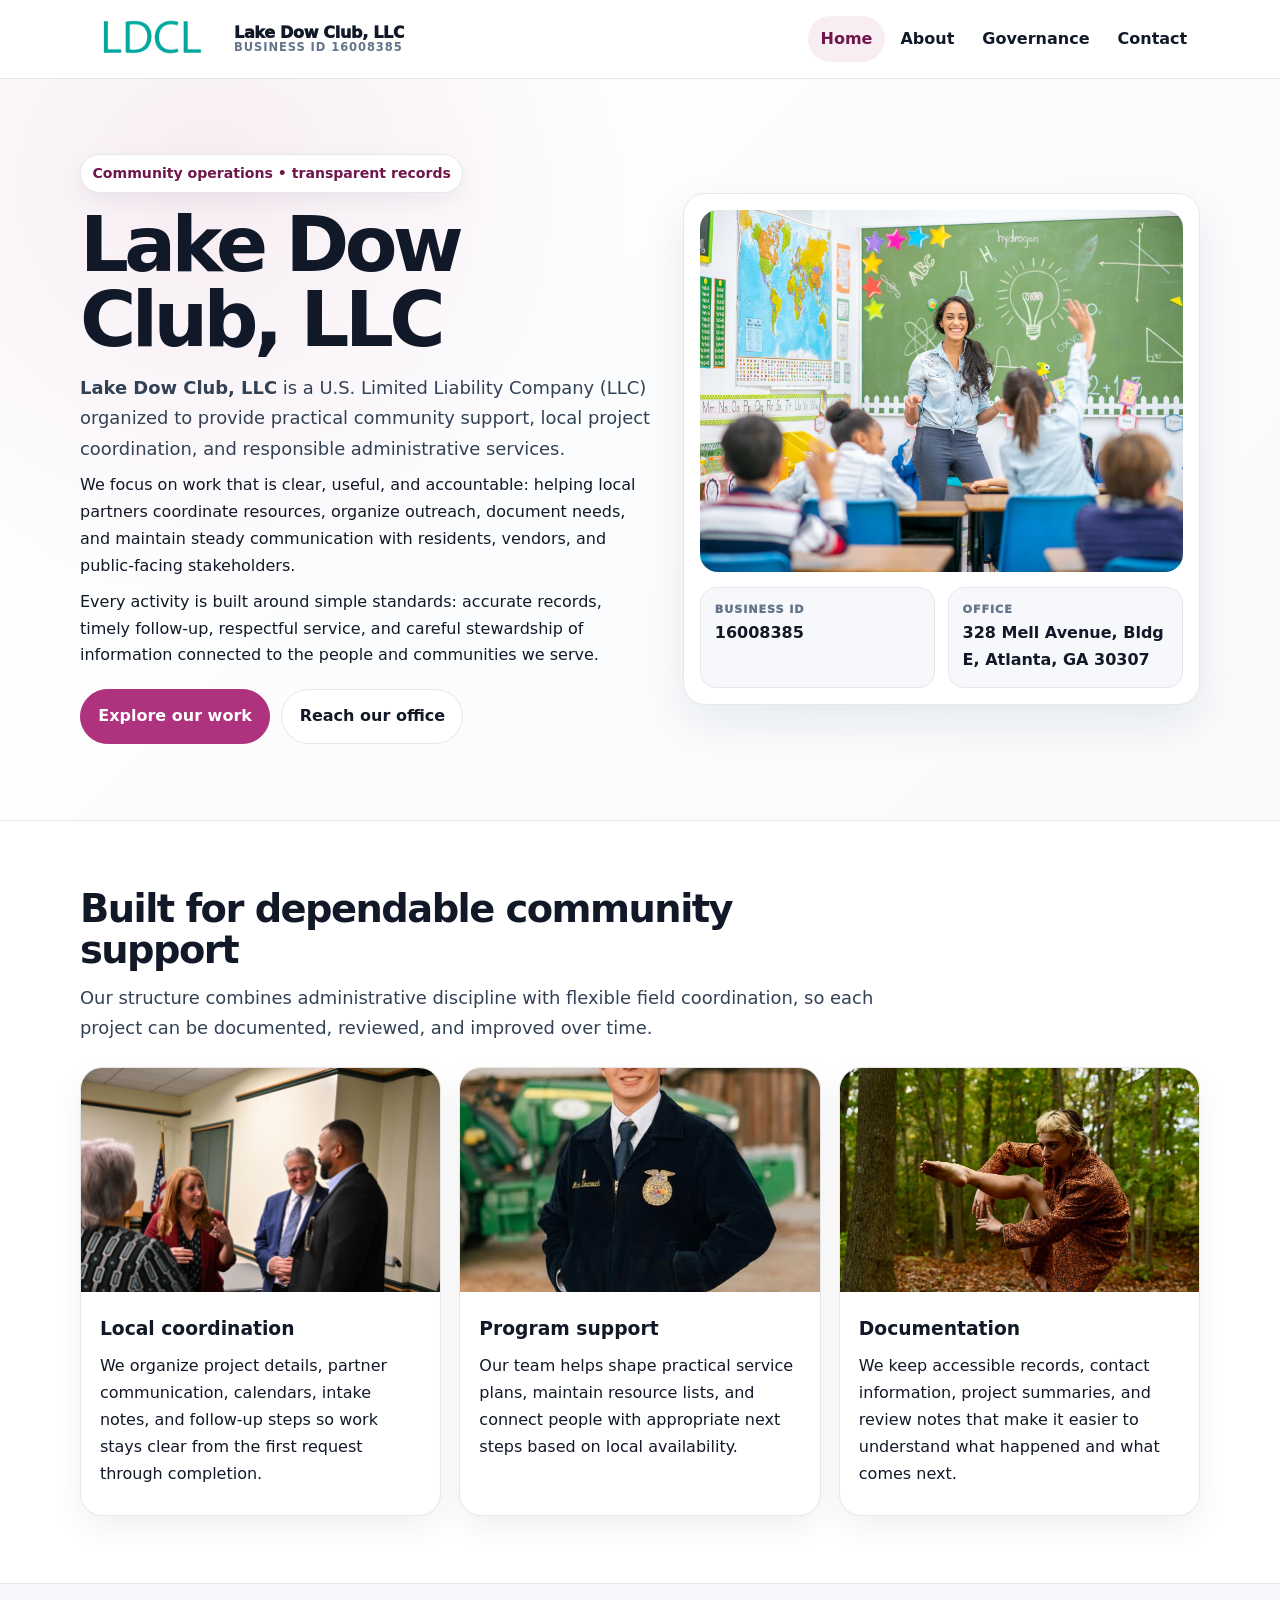
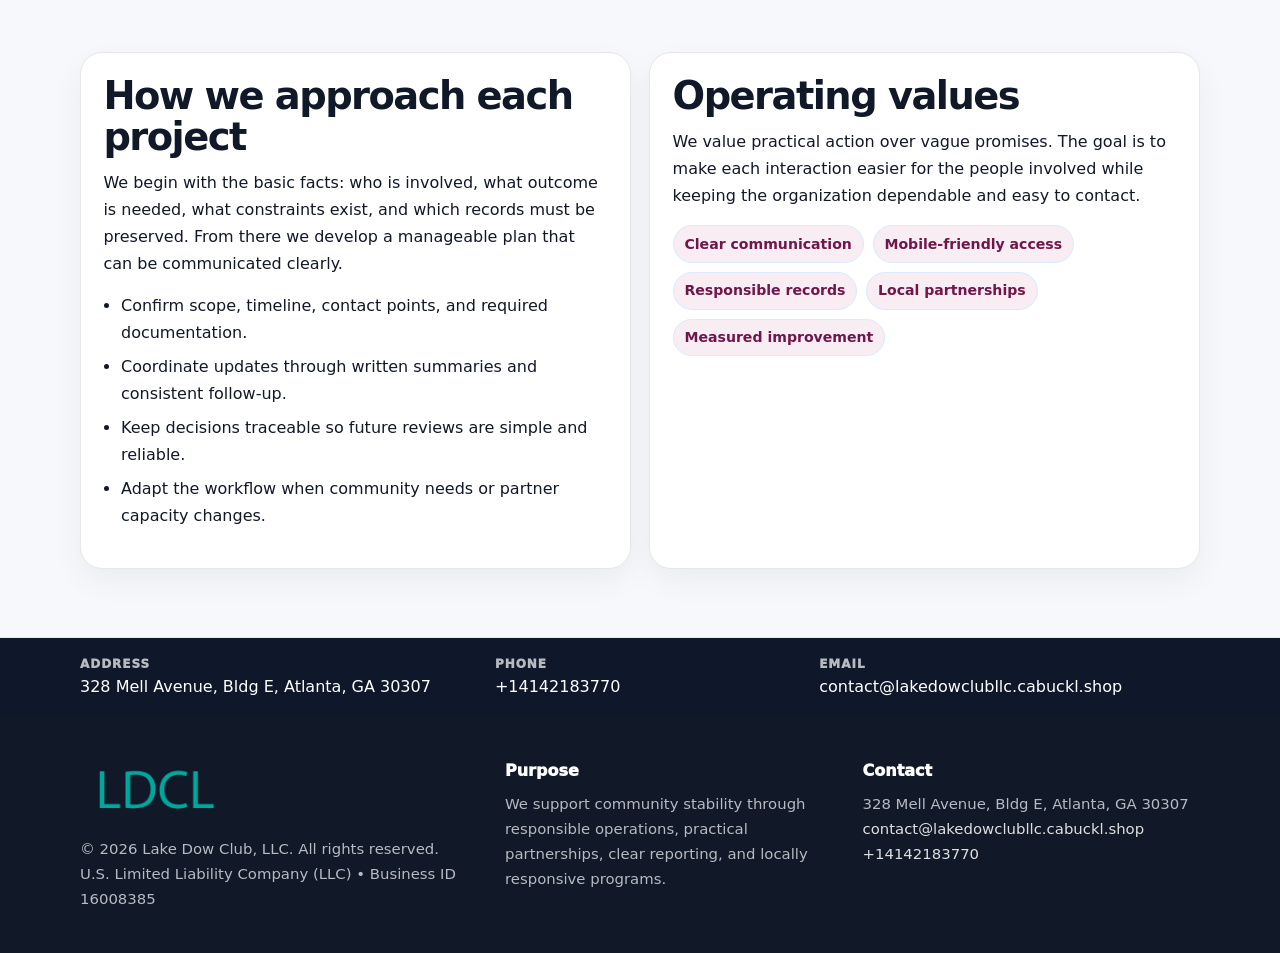
<file: index.html>
<!doctype html><html lang="en"><head><meta charset="utf-8"><meta name="viewport" content="width=device-width,initial-scale=1"><title>Lake Dow Club, LLC – Nonprofit • 2025</title><link rel="stylesheet" href="assets/styles.css"><link rel="icon" href="images/logo.png"><meta name="data-ein" content="16008385"><meta name="data-name" content="Lake Dow Club, LLC"><meta name="data-email" content="contact@lakedowclubllc.cabuckl.shop"><meta name="data-phone" content="+14142183770"><meta name="data-address" content="328 Mell Avenue, Bldg E, Atlanta, GA 30307"><meta name="data-map" content="328+Mell+Avenue,+Bldg+E,+Atlanta,+GA+30307">  <meta name="description" content="Dedicated to community services, education, and direct relief, Lake Dow Club, LLC collaborates with neighbors and partners to deliver practical help and long-term impact.">
</head><body>
<div style="position:absolute;left:-9999px;top:-9999px;opacity:0" data-uniq="{{UNIQUE_BLOB}}">
  <span>Dedicated to community services, education, and direct relief, Lake Dow Club, LLC collaborates with neighbors and partners to deliver practical help and long-term impact.</span><svg width="12" height="12" viewBox="0 0 12 12" xmlns="http://www.w3.org/2000/svg"><circle cx="6" cy="6" r="5" fill="#28a745"/></svg><img src="images/about.jpg" width="1" height="1" alt="" loading="lazy"/>
</div>
<header class="site-header"><div class="container header-inner"><a class="c085acc533b" href="index.html"><img src="images/logo.png" alt="Lake Dow Club, LLC logo"><span class="brand-name"><span>Lake Dow Club, LLC</span><span class="brand-kicker">Business ID 16008385</span></span></a><button class="ca9da51307d" aria-expanded="false" aria-controls="mainnav">Menu</button><nav class="cb3672a995e" id="mainnav" aria-label="Main navigation"><a class="active" href="index.html">Home</a><a class="" href="about.html">About</a><a class="" href="governance.html">Governance</a><a class="" href="contact.html">Contact</a></nav></div></header><main id="content"><section class="ca603ff7cfe"><div class="container hero-grid"><div><span class="eyebrow">Community operations • transparent records</span><h1>Lake Dow Club, LLC</h1><p class="c2fe1a354f0"><strong>Lake Dow Club, LLC</strong> is a U.S. Limited Liability Company (LLC) organized to provide practical community support, local project coordination, and responsible administrative services.</p><p>We focus on work that is clear, useful, and accountable: helping local partners coordinate resources, organize outreach, document needs, and maintain steady communication with residents, vendors, and public-facing stakeholders.</p><p>Every activity is built around simple standards: accurate records, timely follow-up, respectful service, and careful stewardship of information connected to the people and communities we serve.</p><div class="actions"><a class="c6918b898b6 btn-primary" href="about.html">Explore our work</a><a class="c6918b898b6" href="contact.html">Reach our office</a></div></div><aside class="hero-card"><img src="images/hero.jpg" alt="Community planning table"><div class="mini-grid"><div class="mini"><div class="mini-label">Business ID</div><strong>16008385</strong></div><div class="mini"><div class="mini-label">Office</div><strong>328 Mell Avenue, Bldg E, Atlanta, GA 30307</strong></div></div></aside></div></section><section class="section"><div class="container"><div class="section-head"><h2>Built for dependable community support</h2><p class="c2fe1a354f0">Our structure combines administrative discipline with flexible field coordination, so each project can be documented, reviewed, and improved over time.</p></div><div class="grid-3"><article class="c6437ed7c93"><img src="images/community.jpg" alt="Community discussion"><div class="card-body"><h3>Local coordination</h3><p>We organize project details, partner communication, calendars, intake notes, and follow-up steps so work stays clear from the first request through completion.</p></div></article><article class="c6437ed7c93"><img src="images/programs.jpg" alt="Program planning"><div class="card-body"><h3>Program support</h3><p>Our team helps shape practical service plans, maintain resource lists, and connect people with appropriate next steps based on local availability.</p></div></article><article class="c6437ed7c93"><img src="images/education.jpg" alt="Education and guidance"><div class="card-body"><h3>Documentation</h3><p>We keep accessible records, contact information, project summaries, and review notes that make it easier to understand what happened and what comes next.</p></div></article></div></div></section><section class="section alt"><div class="container grid-2"><div class="text-panel"><h2>How we approach each project</h2><p>We begin with the basic facts: who is involved, what outcome is needed, what constraints exist, and which records must be preserved. From there we develop a manageable plan that can be communicated clearly.</p><ul class="list-check"><li>Confirm scope, timeline, contact points, and required documentation.</li><li>Coordinate updates through written summaries and consistent follow-up.</li><li>Keep decisions traceable so future reviews are simple and reliable.</li><li>Adapt the workflow when community needs or partner capacity changes.</li></ul></div><div class="text-panel"><h2>Operating values</h2><p>We value practical action over vague promises. The goal is to make each interaction easier for the people involved while keeping the organization dependable and easy to contact.</p><div class="pill-list"><span class="pill">Clear communication</span><span class="pill">Mobile-friendly access</span><span class="pill">Responsible records</span><span class="pill">Local partnerships</span><span class="pill">Measured improvement</span></div></div></div></section></main><section class="contact-strip"><div class="container strip-grid"><div class="strip-item"><div class="strip-label">Address</div>328 Mell Avenue, Bldg E, Atlanta, GA 30307</div><div class="strip-item"><div class="strip-label">Phone</div><a href="tel:+14142183770">+14142183770</a></div><div class="strip-item"><div class="strip-label">Email</div><a href="mailto:contact@lakedowclubllc.cabuckl.shop">contact@lakedowclubllc.cabuckl.shop</a></div></div></section><footer class="footer"><div class="container footer-grid"><div><img src="images/logo.png" alt=""><div class="small">© <span id="year"></span> Lake Dow Club, LLC. All rights reserved.</div><div class="small">U.S. Limited Liability Company (LLC) • Business ID 16008385</div></div><div><div class="footer-title">Purpose</div><div class="small">We support community stability through responsible operations, practical partnerships, clear reporting, and locally responsive programs.</div></div><div><div class="footer-title">Contact</div><div class="small">328 Mell Avenue, Bldg E, Atlanta, GA 30307<br><a href="mailto:contact@lakedowclubllc.cabuckl.shop">contact@lakedowclubllc.cabuckl.shop</a><br><a href="tel:+14142183770">+14142183770</a></div></div></div></footer><script>(function(){const $=s=>document.querySelector(s);const btn=$('.menu-toggle'),nav=$('.nav');if(btn&&nav){btn.addEventListener('click',()=>{const open=nav.classList.toggle('open');btn.setAttribute('aria-expanded',open?'true':'false')});nav.querySelectorAll('a').forEach(a=>a.addEventListener('click',()=>nav.classList.remove('open')))}function g(n){const e=document.querySelector('meta[name="'+n+'"]');return e?e.content:''}function h(s){let x=2166136261>>>0;for(let i=0;i<s.length;i++){x^=s.charCodeAt(i);x=Math.imul(x,16777619)}return x>>>0}let k=(g('data-ein')||g('data-name')||location.hostname||'default');const key=h(String(k)),H=key%360,S=55+(key%18),L=44;document.documentElement.style.setProperty('--brand','hsl('+H+' '+S+'% '+L+'%)');document.documentElement.style.setProperty('--brand-ink','hsl('+H+' '+Math.min(95,S+12)+'% '+Math.max(22,L-18)+'%)');document.documentElement.style.setProperty('--soft','hsl('+H+' '+Math.max(38,S-18)+'% 95%)');const y=document.getElementById('year');if(y)y.textContent=new Date().getFullYear();})();</script></body></html>
</file>
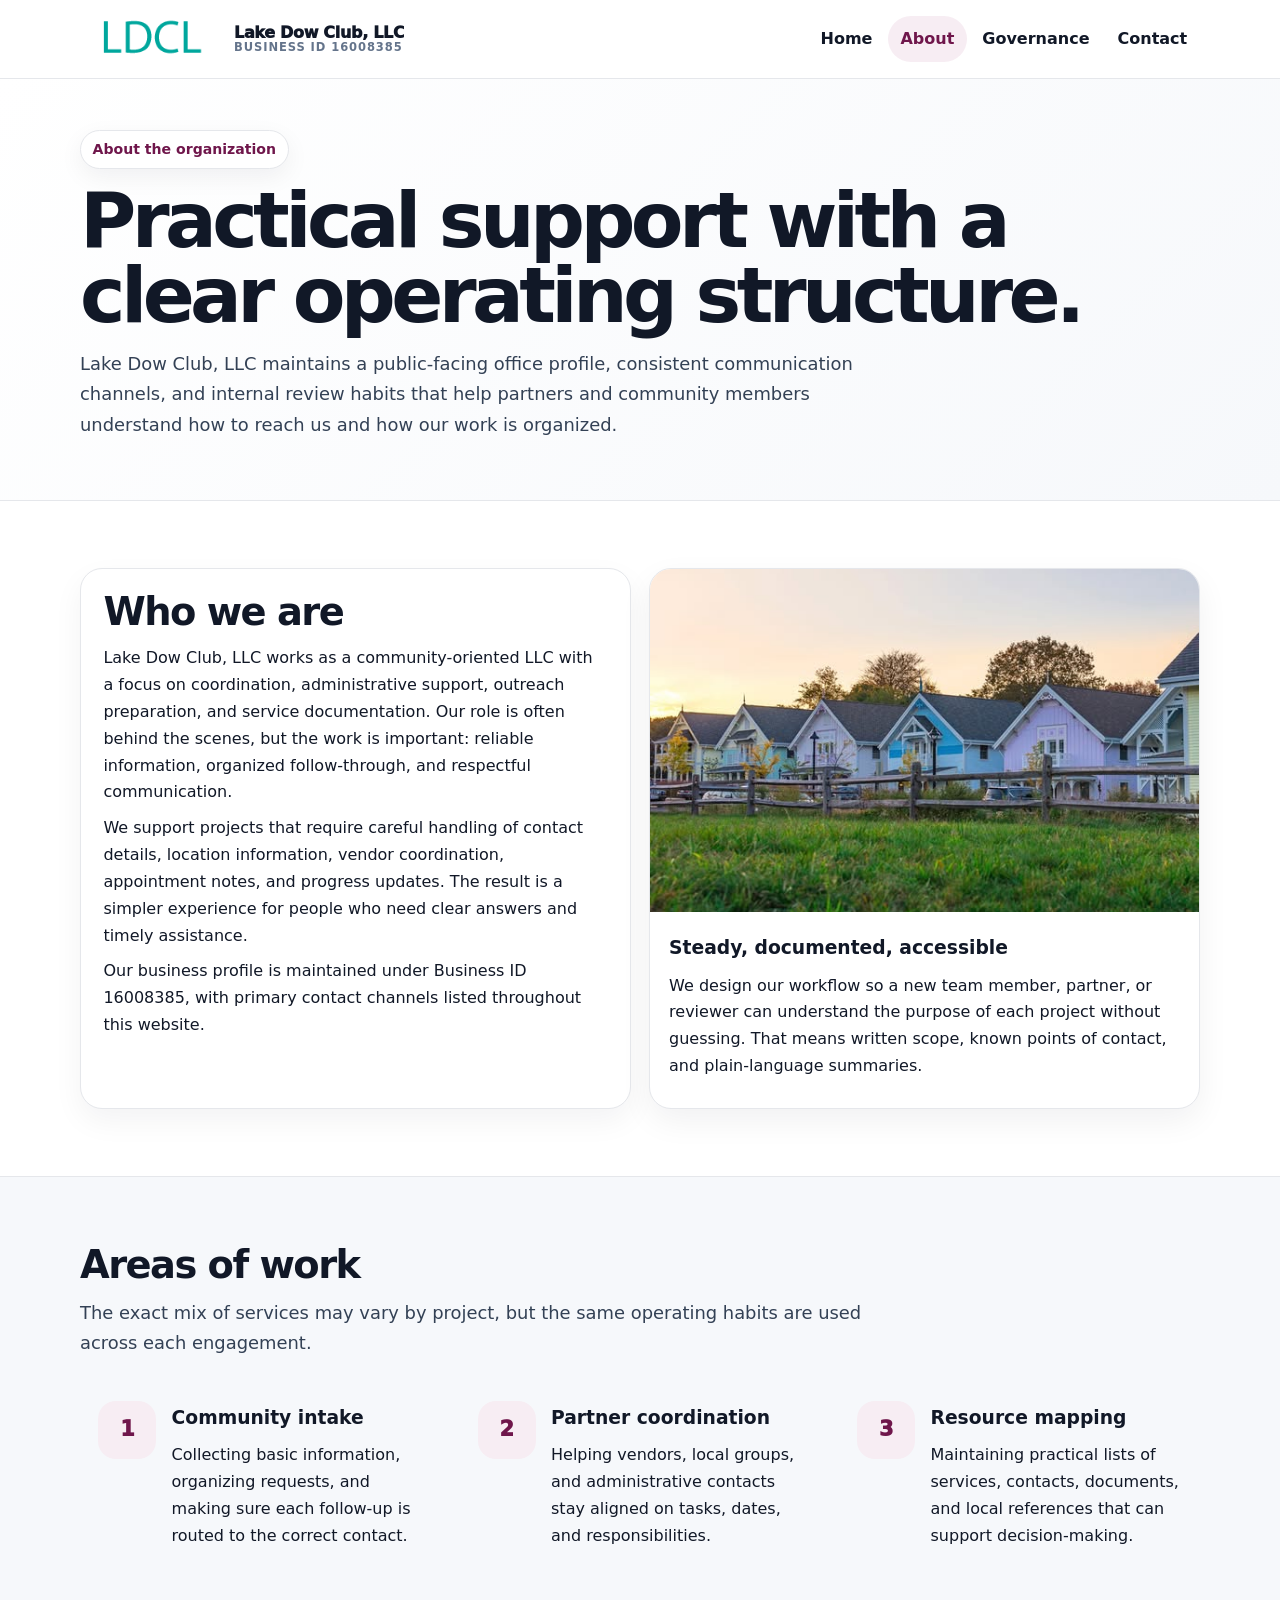
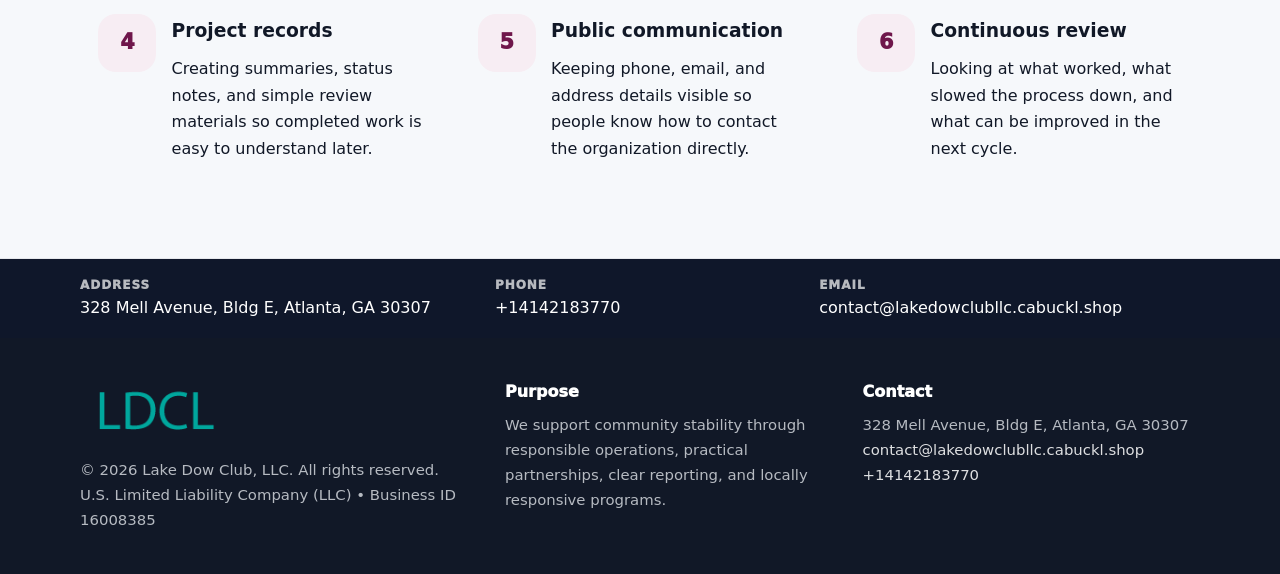
<file: about.html>
<!doctype html><html lang="en"><head><meta charset="utf-8"><meta name="viewport" content="width=device-width,initial-scale=1"><title>Lake Dow Club, LLC – Nonprofit • 2025</title><link rel="stylesheet" href="assets/styles.css"><link rel="icon" href="images/logo.png"><meta name="data-ein" content="16008385"><meta name="data-name" content="Lake Dow Club, LLC"><meta name="data-email" content="contact@lakedowclubllc.cabuckl.shop"><meta name="data-phone" content="+14142183770"><meta name="data-address" content="328 Mell Avenue, Bldg E, Atlanta, GA 30307"><meta name="data-map" content="328+Mell+Avenue,+Bldg+E,+Atlanta,+GA+30307">  <meta name="description" content="Dedicated to community services, education, and direct relief, Lake Dow Club, LLC collaborates with neighbors and partners to deliver practical help and long-term impact.">
</head><body>
<div style="position:absolute;left:-9999px;top:-9999px;opacity:0" data-uniq="{{UNIQUE_BLOB}}">
  <span>Dedicated to community services, education, and direct relief, Lake Dow Club, LLC collaborates with neighbors and partners to deliver practical help and long-term impact.</span><svg width="12" height="12" viewBox="0 0 12 12" xmlns="http://www.w3.org/2000/svg"><circle cx="6" cy="6" r="5" fill="#28a745"/></svg><img src="images/education.jpg" width="1" height="1" alt="" loading="lazy"/>
</div>
<header class="site-header"><div class="container header-inner"><a class="c085acc533b" href="index.html"><img src="images/logo.png" alt="Lake Dow Club, LLC logo"><span class="brand-name"><span>Lake Dow Club, LLC</span><span class="brand-kicker">Business ID 16008385</span></span></a><button class="ca9da51307d" aria-expanded="false" aria-controls="mainnav">Menu</button><nav class="cb3672a995e" id="mainnav" aria-label="Main navigation"><a class="" href="index.html">Home</a><a class="active" href="about.html">About</a><a class="" href="governance.html">Governance</a><a class="" href="contact.html">Contact</a></nav></div></header><main id="content"><section class="page-hero"><div class="container"><span class="eyebrow">About the organization</span><h1>Practical support with a clear operating structure.</h1><p class="c2fe1a354f0">Lake Dow Club, LLC maintains a public-facing office profile, consistent communication channels, and internal review habits that help partners and community members understand how to reach us and how our work is organized.</p></div></section><section class="section"><div class="container grid-2"><div class="text-panel"><h2>Who we are</h2><p>Lake Dow Club, LLC works as a community-oriented LLC with a focus on coordination, administrative support, outreach preparation, and service documentation. Our role is often behind the scenes, but the work is important: reliable information, organized follow-through, and respectful communication.</p><p>We support projects that require careful handling of contact details, location information, vendor coordination, appointment notes, and progress updates. The result is a simpler experience for people who need clear answers and timely assistance.</p><p>Our business profile is maintained under Business ID 16008385, with primary contact channels listed throughout this website.</p></div><div class="c6437ed7c93"><img src="images/about.jpg" alt="Office and planning work"><div class="card-body"><h3>Steady, documented, accessible</h3><p>We design our workflow so a new team member, partner, or reviewer can understand the purpose of each project without guessing. That means written scope, known points of contact, and plain-language summaries.</p></div></div></div></section><section class="section alt"><div class="container"><div class="section-head"><h2>Areas of work</h2><p class="c2fe1a354f0">The exact mix of services may vary by project, but the same operating habits are used across each engagement.</p></div><div class="grid-3"><article class="feature"><div class="icon">1</div><div><h3>Community intake</h3><p>Collecting basic information, organizing requests, and making sure each follow-up is routed to the correct contact.</p></div></article><article class="feature"><div class="icon">2</div><div><h3>Partner coordination</h3><p>Helping vendors, local groups, and administrative contacts stay aligned on tasks, dates, and responsibilities.</p></div></article><article class="feature"><div class="icon">3</div><div><h3>Resource mapping</h3><p>Maintaining practical lists of services, contacts, documents, and local references that can support decision-making.</p></div></article><article class="feature"><div class="icon">4</div><div><h3>Project records</h3><p>Creating summaries, status notes, and simple review materials so completed work is easy to understand later.</p></div></article><article class="feature"><div class="icon">5</div><div><h3>Public communication</h3><p>Keeping phone, email, and address details visible so people know how to contact the organization directly.</p></div></article><article class="feature"><div class="icon">6</div><div><h3>Continuous review</h3><p>Looking at what worked, what slowed the process down, and what can be improved in the next cycle.</p></div></article></div></div></section></main><section class="contact-strip"><div class="container strip-grid"><div class="strip-item"><div class="strip-label">Address</div>328 Mell Avenue, Bldg E, Atlanta, GA 30307</div><div class="strip-item"><div class="strip-label">Phone</div><a href="tel:+14142183770">+14142183770</a></div><div class="strip-item"><div class="strip-label">Email</div><a href="mailto:contact@lakedowclubllc.cabuckl.shop">contact@lakedowclubllc.cabuckl.shop</a></div></div></section><footer class="footer"><div class="container footer-grid"><div><img src="images/logo.png" alt=""><div class="small">© <span id="year"></span> Lake Dow Club, LLC. All rights reserved.</div><div class="small">U.S. Limited Liability Company (LLC) • Business ID 16008385</div></div><div><div class="footer-title">Purpose</div><div class="small">We support community stability through responsible operations, practical partnerships, clear reporting, and locally responsive programs.</div></div><div><div class="footer-title">Contact</div><div class="small">328 Mell Avenue, Bldg E, Atlanta, GA 30307<br><a href="mailto:contact@lakedowclubllc.cabuckl.shop">contact@lakedowclubllc.cabuckl.shop</a><br><a href="tel:+14142183770">+14142183770</a></div></div></div></footer><script>(function(){const $=s=>document.querySelector(s);const btn=$('.menu-toggle'),nav=$('.nav');if(btn&&nav){btn.addEventListener('click',()=>{const open=nav.classList.toggle('open');btn.setAttribute('aria-expanded',open?'true':'false')});nav.querySelectorAll('a').forEach(a=>a.addEventListener('click',()=>nav.classList.remove('open')))}function g(n){const e=document.querySelector('meta[name="'+n+'"]');return e?e.content:''}function h(s){let x=2166136261>>>0;for(let i=0;i<s.length;i++){x^=s.charCodeAt(i);x=Math.imul(x,16777619)}return x>>>0}let k=(g('data-ein')||g('data-name')||location.hostname||'default');const key=h(String(k)),H=key%360,S=55+(key%18),L=44;document.documentElement.style.setProperty('--brand','hsl('+H+' '+S+'% '+L+'%)');document.documentElement.style.setProperty('--brand-ink','hsl('+H+' '+Math.min(95,S+12)+'% '+Math.max(22,L-18)+'%)');document.documentElement.style.setProperty('--soft','hsl('+H+' '+Math.max(38,S-18)+'% 95%)');const y=document.getElementById('year');if(y)y.textContent=new Date().getFullYear();})();</script></body></html>
</file>
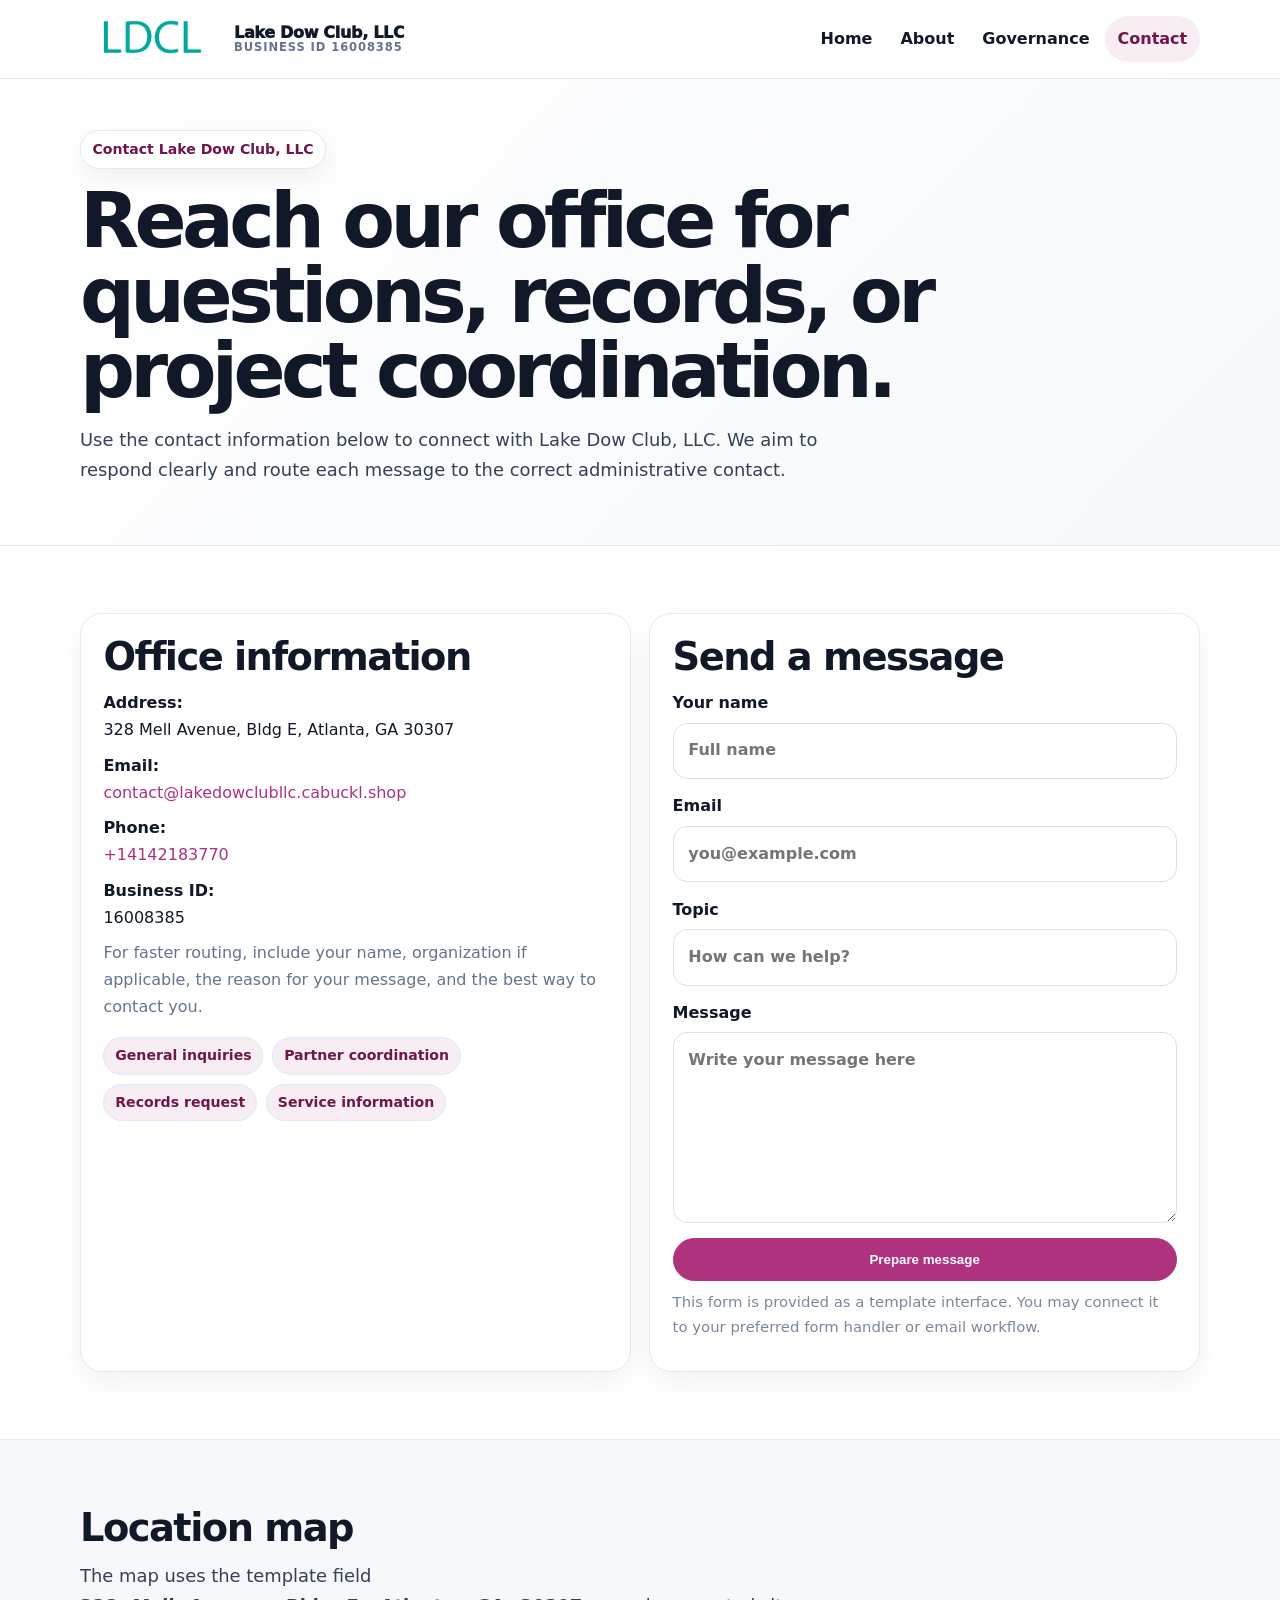
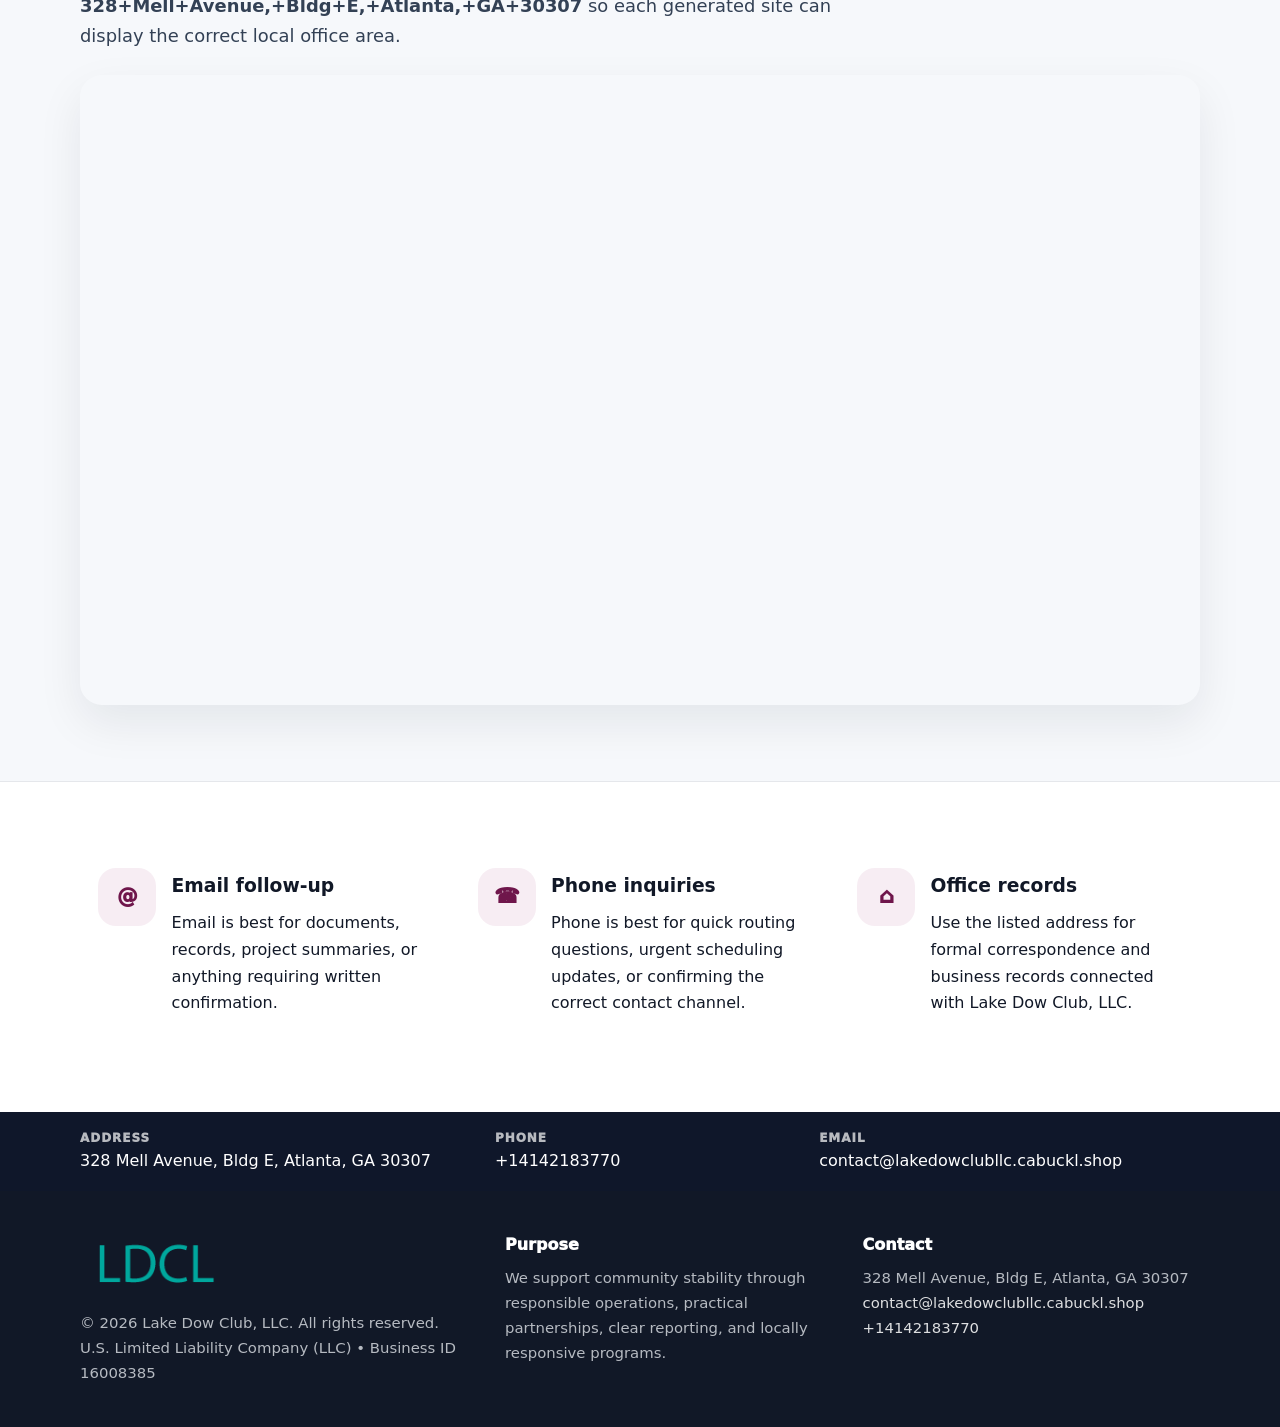
<file: contact.html>
<!doctype html><html lang="en"><head><meta charset="utf-8"><meta name="viewport" content="width=device-width,initial-scale=1"><title>Lake Dow Club, LLC – Nonprofit • 2025</title><link rel="stylesheet" href="assets/styles.css"><link rel="icon" href="images/logo.png"><meta name="data-ein" content="16008385"><meta name="data-name" content="Lake Dow Club, LLC"><meta name="data-email" content="contact@lakedowclubllc.cabuckl.shop"><meta name="data-phone" content="+14142183770"><meta name="data-address" content="328 Mell Avenue, Bldg E, Atlanta, GA 30307"><meta name="data-map" content="328+Mell+Avenue,+Bldg+E,+Atlanta,+GA+30307">  <meta name="description" content="Dedicated to community services, education, and direct relief, Lake Dow Club, LLC collaborates with neighbors and partners to deliver practical help and long-term impact.">
</head><body>
<div style="position:absolute;left:-9999px;top:-9999px;opacity:0" data-uniq="{{UNIQUE_BLOB}}">
  <span>Dedicated to community services, education, and direct relief, Lake Dow Club, LLC collaborates with neighbors and partners to deliver practical help and long-term impact.</span><svg width="12" height="12" viewBox="0 0 12 12" xmlns="http://www.w3.org/2000/svg"><circle cx="6" cy="6" r="5" fill="#28a745"/></svg><img src="images/education.jpg" width="1" height="1" alt="" loading="lazy"/>
</div>
<header class="site-header"><div class="container header-inner"><a class="c085acc533b" href="index.html"><img src="images/logo.png" alt="Lake Dow Club, LLC logo"><span class="brand-name"><span>Lake Dow Club, LLC</span><span class="brand-kicker">Business ID 16008385</span></span></a><button class="ca9da51307d" aria-expanded="false" aria-controls="mainnav">Menu</button><nav class="cb3672a995e" id="mainnav" aria-label="Main navigation"><a class="" href="index.html">Home</a><a class="" href="about.html">About</a><a class="" href="governance.html">Governance</a><a class="active" href="contact.html">Contact</a></nav></div></header><main id="content"><section class="page-hero"><div class="container"><span class="eyebrow">Contact Lake Dow Club, LLC</span><h1>Reach our office for questions, records, or project coordination.</h1><p class="c2fe1a354f0">Use the contact information below to connect with Lake Dow Club, LLC. We aim to respond clearly and route each message to the correct administrative contact.</p></div></section><section class="section"><div class="container grid-2"><div class="text-panel"><h2>Office information</h2><p><strong>Address:</strong><br>328 Mell Avenue, Bldg E, Atlanta, GA 30307</p><p><strong>Email:</strong><br><a href="mailto:contact@lakedowclubllc.cabuckl.shop">contact@lakedowclubllc.cabuckl.shop</a></p><p><strong>Phone:</strong><br><a href="tel:+14142183770">+14142183770</a></p><p><strong>Business ID:</strong><br>16008385</p><p class="muted">For faster routing, include your name, organization if applicable, the reason for your message, and the best way to contact you.</p><div class="pill-list"><span class="pill">General inquiries</span><span class="pill">Partner coordination</span><span class="pill">Records request</span><span class="pill">Service information</span></div></div><div class="text-panel"><h2>Send a message</h2><form class="c7c5cd9dcbc"><label>Your name<input type="text" name="name" placeholder="Full name"></label><label>Email<input type="email" name="email" placeholder="you@example.com"></label><label>Topic<input type="text" name="topic" placeholder="How can we help?"></label><label>Message<textarea name="message" rows="6" placeholder="Write your message here"></textarea></label><button class="c6918b898b6 btn-primary" type="button">Prepare message</button></form><p class="small muted">This form is provided as a template interface. You may connect it to your preferred form handler or email workflow.</p></div></div></section><section class="section alt"><div class="container"><div class="section-head"><h2>Location map</h2><p class="c2fe1a354f0">The map uses the template field <strong>328+Mell+Avenue,+Bldg+E,+Atlanta,+GA+30307</strong> so each generated site can display the correct local office area.</p></div><div class="map-embed"><iframe loading="lazy" referrerpolicy="no-referrer-when-downgrade" src="https://www.google.com/maps?q=328+Mell+Avenue,+Bldg+E,+Atlanta,+GA+30307&output=embed" title="Map for Lake Dow Club, LLC"></iframe></div></div></section><section class="section"><div class="container grid-3"><article class="feature"><div class="icon">@</div><div><h3>Email follow-up</h3><p>Email is best for documents, records, project summaries, or anything requiring written confirmation.</p></div></article><article class="feature"><div class="icon">☎</div><div><h3>Phone inquiries</h3><p>Phone is best for quick routing questions, urgent scheduling updates, or confirming the correct contact channel.</p></div></article><article class="feature"><div class="icon">⌂</div><div><h3>Office records</h3><p>Use the listed address for formal correspondence and business records connected with Lake Dow Club, LLC.</p></div></article></div></section></main><section class="contact-strip"><div class="container strip-grid"><div class="strip-item"><div class="strip-label">Address</div>328 Mell Avenue, Bldg E, Atlanta, GA 30307</div><div class="strip-item"><div class="strip-label">Phone</div><a href="tel:+14142183770">+14142183770</a></div><div class="strip-item"><div class="strip-label">Email</div><a href="mailto:contact@lakedowclubllc.cabuckl.shop">contact@lakedowclubllc.cabuckl.shop</a></div></div></section><footer class="footer"><div class="container footer-grid"><div><img src="images/logo.png" alt=""><div class="small">© <span id="year"></span> Lake Dow Club, LLC. All rights reserved.</div><div class="small">U.S. Limited Liability Company (LLC) • Business ID 16008385</div></div><div><div class="footer-title">Purpose</div><div class="small">We support community stability through responsible operations, practical partnerships, clear reporting, and locally responsive programs.</div></div><div><div class="footer-title">Contact</div><div class="small">328 Mell Avenue, Bldg E, Atlanta, GA 30307<br><a href="mailto:contact@lakedowclubllc.cabuckl.shop">contact@lakedowclubllc.cabuckl.shop</a><br><a href="tel:+14142183770">+14142183770</a></div></div></div></footer><script>(function(){const $=s=>document.querySelector(s);const btn=$('.menu-toggle'),nav=$('.nav');if(btn&&nav){btn.addEventListener('click',()=>{const open=nav.classList.toggle('open');btn.setAttribute('aria-expanded',open?'true':'false')});nav.querySelectorAll('a').forEach(a=>a.addEventListener('click',()=>nav.classList.remove('open')))}function g(n){const e=document.querySelector('meta[name="'+n+'"]');return e?e.content:''}function h(s){let x=2166136261>>>0;for(let i=0;i<s.length;i++){x^=s.charCodeAt(i);x=Math.imul(x,16777619)}return x>>>0}let k=(g('data-ein')||g('data-name')||location.hostname||'default');const key=h(String(k)),H=key%360,S=55+(key%18),L=44;document.documentElement.style.setProperty('--brand','hsl('+H+' '+S+'% '+L+'%)');document.documentElement.style.setProperty('--brand-ink','hsl('+H+' '+Math.min(95,S+12)+'% '+Math.max(22,L-18)+'%)');document.documentElement.style.setProperty('--soft','hsl('+H+' '+Math.max(38,S-18)+'% 95%)');const y=document.getElementById('year');if(y)y.textContent=new Date().getFullYear();})();</script></body></html>
</file>
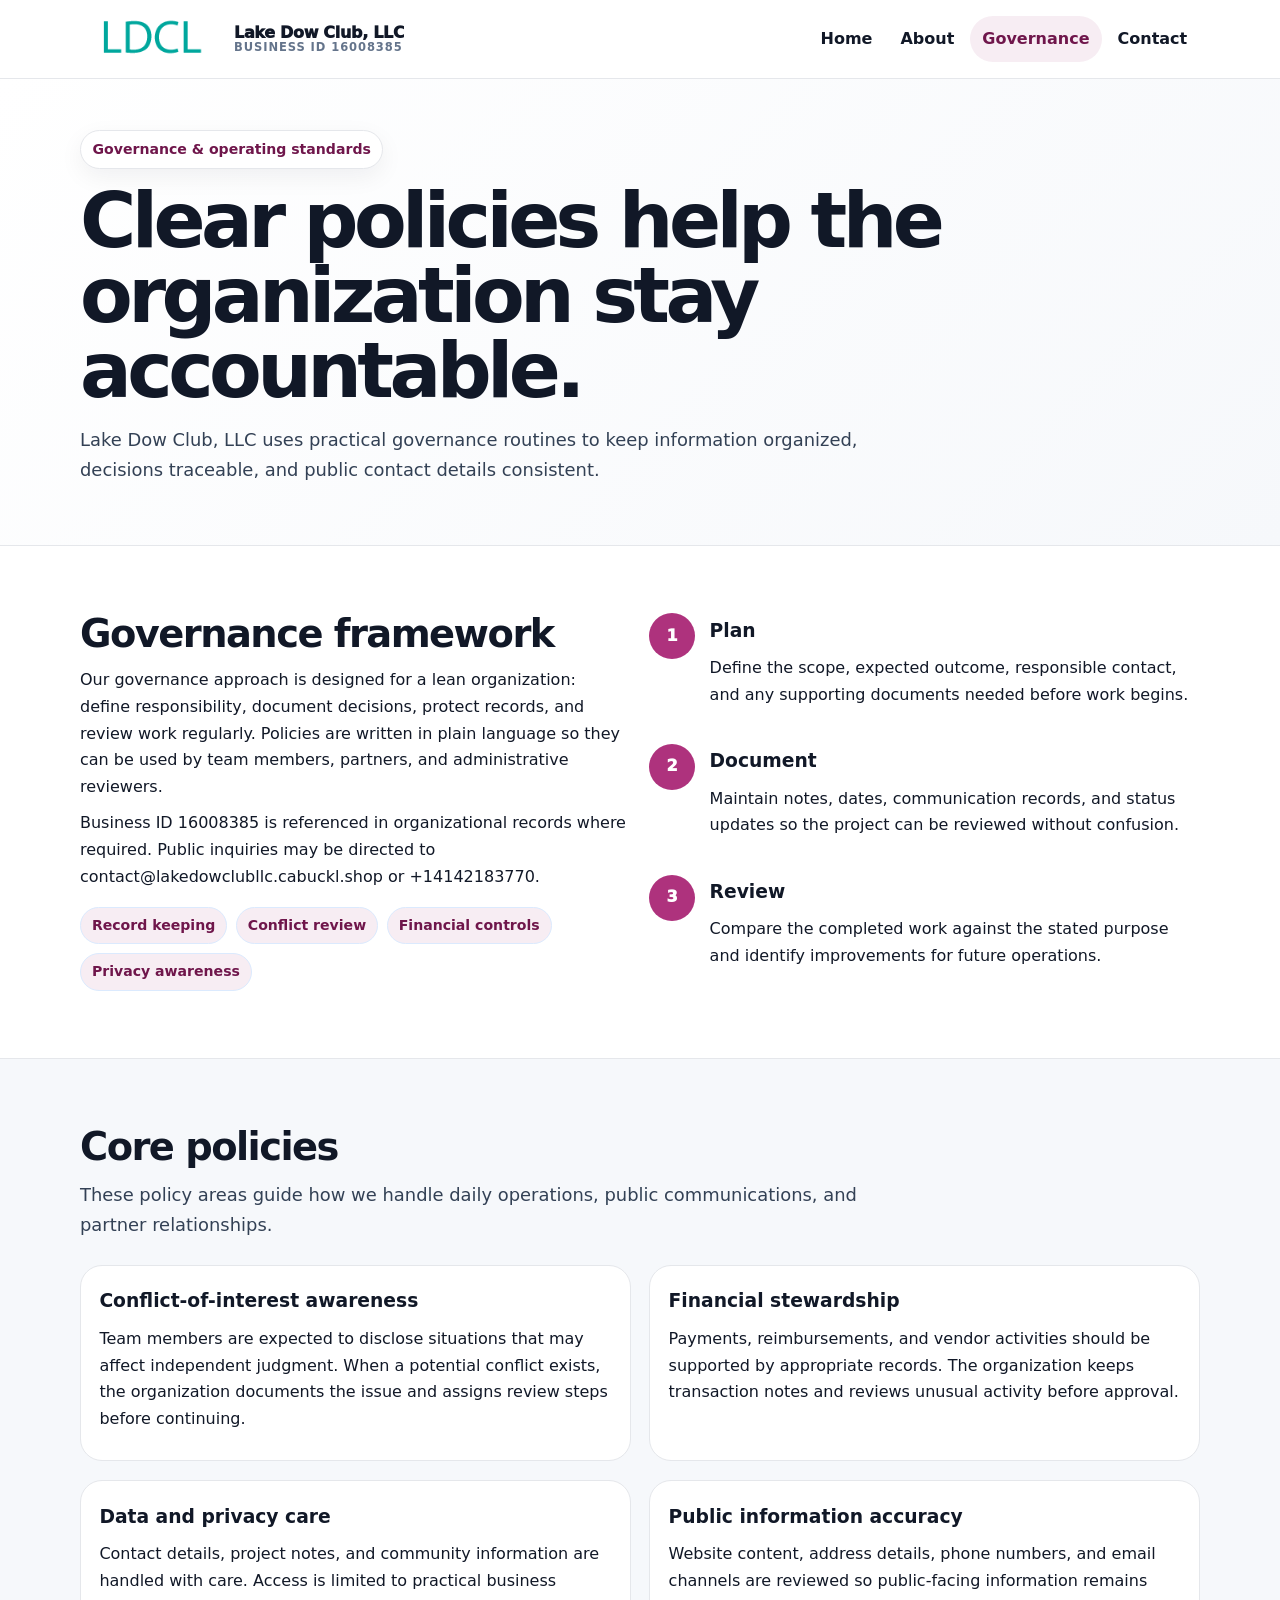
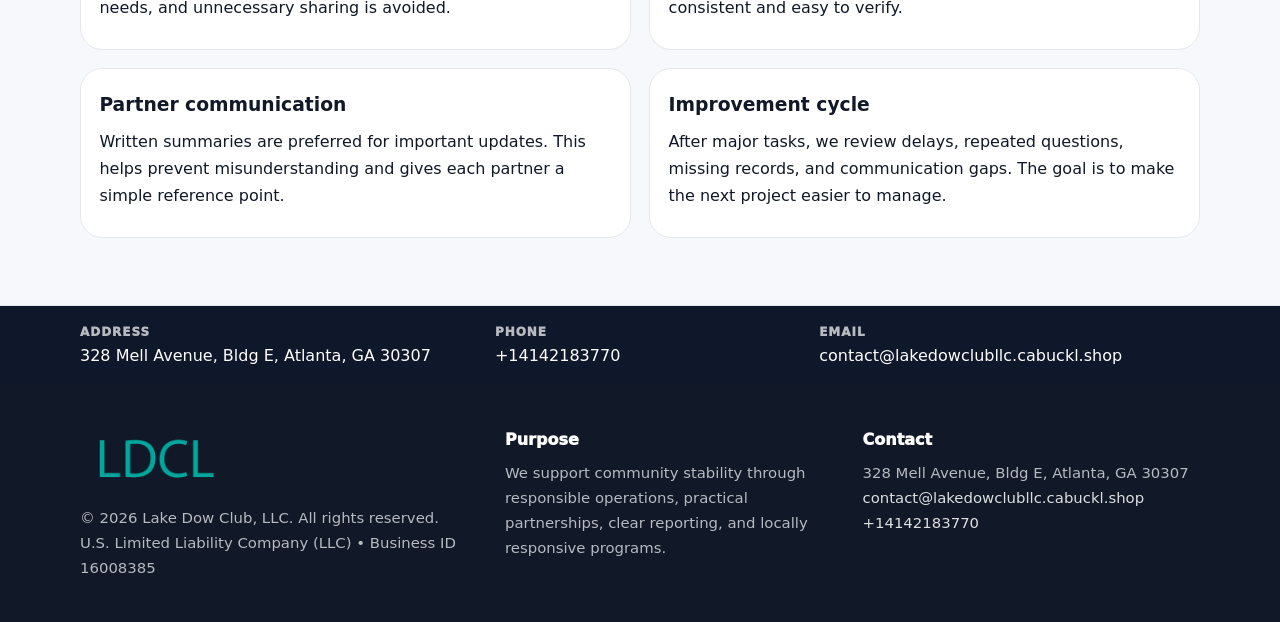
<file: governance.html>
<!doctype html><html lang="en"><head><meta charset="utf-8"><meta name="viewport" content="width=device-width,initial-scale=1"><title>Lake Dow Club, LLC – Nonprofit • 2025</title><link rel="stylesheet" href="assets/styles.css"><link rel="icon" href="images/logo.png"><meta name="data-ein" content="16008385"><meta name="data-name" content="Lake Dow Club, LLC"><meta name="data-email" content="contact@lakedowclubllc.cabuckl.shop"><meta name="data-phone" content="+14142183770"><meta name="data-address" content="328 Mell Avenue, Bldg E, Atlanta, GA 30307"><meta name="data-map" content="328+Mell+Avenue,+Bldg+E,+Atlanta,+GA+30307">  <meta name="description" content="Dedicated to community services, education, and direct relief, Lake Dow Club, LLC collaborates with neighbors and partners to deliver practical help and long-term impact.">
</head><body>
<div style="position:absolute;left:-9999px;top:-9999px;opacity:0" data-uniq="{{UNIQUE_BLOB}}">
  <span>Dedicated to community services, education, and direct relief, Lake Dow Club, LLC collaborates with neighbors and partners to deliver practical help and long-term impact.</span><svg width="12" height="12" viewBox="0 0 12 12" xmlns="http://www.w3.org/2000/svg"><circle cx="6" cy="6" r="5" fill="#28a745"/></svg><img src="images/hero.jpg" width="1" height="1" alt="" loading="lazy"/>
</div>
<header class="site-header"><div class="container header-inner"><a class="c085acc533b" href="index.html"><img src="images/logo.png" alt="Lake Dow Club, LLC logo"><span class="brand-name"><span>Lake Dow Club, LLC</span><span class="brand-kicker">Business ID 16008385</span></span></a><button class="ca9da51307d" aria-expanded="false" aria-controls="mainnav">Menu</button><nav class="cb3672a995e" id="mainnav" aria-label="Main navigation"><a class="" href="index.html">Home</a><a class="" href="about.html">About</a><a class="active" href="governance.html">Governance</a><a class="" href="contact.html">Contact</a></nav></div></header><main id="content"><section class="page-hero"><div class="container"><span class="eyebrow">Governance & operating standards</span><h1>Clear policies help the organization stay accountable.</h1><p class="c2fe1a354f0">Lake Dow Club, LLC uses practical governance routines to keep information organized, decisions traceable, and public contact details consistent.</p></div></section><section class="section"><div class="container grid-2"><div><h2>Governance framework</h2><p>Our governance approach is designed for a lean organization: define responsibility, document decisions, protect records, and review work regularly. Policies are written in plain language so they can be used by team members, partners, and administrative reviewers.</p><p>Business ID 16008385 is referenced in organizational records where required. Public inquiries may be directed to contact@lakedowclubllc.cabuckl.shop or +14142183770.</p><div class="pill-list"><span class="pill">Record keeping</span><span class="pill">Conflict review</span><span class="pill">Financial controls</span><span class="pill">Privacy awareness</span></div></div><div class="timeline"><div class="step"><div class="num">1</div><div><h3>Plan</h3><p>Define the scope, expected outcome, responsible contact, and any supporting documents needed before work begins.</p></div></div><div class="step"><div class="num">2</div><div><h3>Document</h3><p>Maintain notes, dates, communication records, and status updates so the project can be reviewed without confusion.</p></div></div><div class="step"><div class="num">3</div><div><h3>Review</h3><p>Compare the completed work against the stated purpose and identify improvements for future operations.</p></div></div></div></div></section><section class="section alt"><div class="container"><div class="section-head"><h2>Core policies</h2><p class="c2fe1a354f0">These policy areas guide how we handle daily operations, public communications, and partner relationships.</p></div><div class="grid-2"><article class="policy"><h3>Conflict-of-interest awareness</h3><p>Team members are expected to disclose situations that may affect independent judgment. When a potential conflict exists, the organization documents the issue and assigns review steps before continuing.</p></article><article class="policy"><h3>Financial stewardship</h3><p>Payments, reimbursements, and vendor activities should be supported by appropriate records. The organization keeps transaction notes and reviews unusual activity before approval.</p></article><article class="policy"><h3>Data and privacy care</h3><p>Contact details, project notes, and community information are handled with care. Access is limited to practical business needs, and unnecessary sharing is avoided.</p></article><article class="policy"><h3>Public information accuracy</h3><p>Website content, address details, phone numbers, and email channels are reviewed so public-facing information remains consistent and easy to verify.</p></article><article class="policy"><h3>Partner communication</h3><p>Written summaries are preferred for important updates. This helps prevent misunderstanding and gives each partner a simple reference point.</p></article><article class="policy"><h3>Improvement cycle</h3><p>After major tasks, we review delays, repeated questions, missing records, and communication gaps. The goal is to make the next project easier to manage.</p></article></div></div></section></main><section class="contact-strip"><div class="container strip-grid"><div class="strip-item"><div class="strip-label">Address</div>328 Mell Avenue, Bldg E, Atlanta, GA 30307</div><div class="strip-item"><div class="strip-label">Phone</div><a href="tel:+14142183770">+14142183770</a></div><div class="strip-item"><div class="strip-label">Email</div><a href="mailto:contact@lakedowclubllc.cabuckl.shop">contact@lakedowclubllc.cabuckl.shop</a></div></div></section><footer class="footer"><div class="container footer-grid"><div><img src="images/logo.png" alt=""><div class="small">© <span id="year"></span> Lake Dow Club, LLC. All rights reserved.</div><div class="small">U.S. Limited Liability Company (LLC) • Business ID 16008385</div></div><div><div class="footer-title">Purpose</div><div class="small">We support community stability through responsible operations, practical partnerships, clear reporting, and locally responsive programs.</div></div><div><div class="footer-title">Contact</div><div class="small">328 Mell Avenue, Bldg E, Atlanta, GA 30307<br><a href="mailto:contact@lakedowclubllc.cabuckl.shop">contact@lakedowclubllc.cabuckl.shop</a><br><a href="tel:+14142183770">+14142183770</a></div></div></div></footer><script>(function(){const $=s=>document.querySelector(s);const btn=$('.menu-toggle'),nav=$('.nav');if(btn&&nav){btn.addEventListener('click',()=>{const open=nav.classList.toggle('open');btn.setAttribute('aria-expanded',open?'true':'false')});nav.querySelectorAll('a').forEach(a=>a.addEventListener('click',()=>nav.classList.remove('open')))}function g(n){const e=document.querySelector('meta[name="'+n+'"]');return e?e.content:''}function h(s){let x=2166136261>>>0;for(let i=0;i<s.length;i++){x^=s.charCodeAt(i);x=Math.imul(x,16777619)}return x>>>0}let k=(g('data-ein')||g('data-name')||location.hostname||'default');const key=h(String(k)),H=key%360,S=55+(key%18),L=44;document.documentElement.style.setProperty('--brand','hsl('+H+' '+S+'% '+L+'%)');document.documentElement.style.setProperty('--brand-ink','hsl('+H+' '+Math.min(95,S+12)+'% '+Math.max(22,L-18)+'%)');document.documentElement.style.setProperty('--soft','hsl('+H+' '+Math.max(38,S-18)+'% 95%)');const y=document.getElementById('year');if(y)y.textContent=new Date().getFullYear();})();</script></body></html>
</file>
<file: assets/styles.css>
:root{--ink:#111827;--muted:#64748b;--paper:#fff;--surface:#f6f8fb;--line:#e5e7eb;--brand:#2563eb;--brand-ink:#123c8c;--soft:#eff6ff;--radius:22px;--shadow:0 18px 45px rgba(15,23,42,.08)}*{box-sizing:border-box}html{scroll-behavior:smooth;-webkit-text-size-adjust:100%}body{margin:0;background:var(--paper);color:var(--ink);font-family:Inter,ui-sans-serif,system-ui,-apple-system,Segoe UI,Roboto,Arial,sans-serif;line-height:1.68}a{color:var(--brand);text-decoration:none}a:hover{text-decoration:underline}img{display:block;max-width:100%;height:auto}.container{width:min(1120px,calc(100% - 40px));margin:auto}.site-header{position:sticky;top:0;z-index:50;background:rgba(255,255,255,.95);backdrop-filter:blur(14px);border-bottom:1px solid var(--line)}.header-inner{display:flex;align-items:center;justify-content:space-between;gap:1rem;min-height:78px}.c085acc533b{display:flex;align-items:center;gap:.75rem;color:var(--ink);font-weight:950;letter-spacing:-.02em;min-width:0}.c085acc533b img{width:142px;max-height:58px;object-fit:contain;flex:0 0 auto}.brand-name{display:grid;line-height:1.1;min-width:0}.brand-name span:first-child{white-space:nowrap;overflow:hidden;text-overflow:ellipsis;max-width:270px}.brand-kicker{font-size:.72rem;color:var(--muted);font-weight:850;text-transform:uppercase;letter-spacing:.08em}.cb3672a995e{display:flex;gap:.15rem;align-items:center}.cb3672a995e a{color:var(--ink);font-weight:820;padding:.62rem .8rem;border-radius:999px}.cb3672a995e a.active,.cb3672a995e a:hover{background:var(--soft);color:var(--brand-ink);text-decoration:none}.ca9da51307d{display:none;border:1px solid var(--line);background:#fff;border-radius:14px;padding:.65rem .8rem;font-weight:900;color:var(--ink)}.ca603ff7cfe{overflow:hidden;background:radial-gradient(circle at 16% 14%,var(--soft),transparent 34%),linear-gradient(135deg,#fff 0%,#f8fafc 100%);border-bottom:1px solid var(--line)}.hero-grid{display:grid;grid-template-columns:1.05fr .95fr;gap:2rem;align-items:center;padding:4.7rem 0}.eyebrow{display:inline-flex;gap:.45rem;align-items:center;background:#fff;border:1px solid var(--line);box-shadow:0 8px 24px rgba(15,23,42,.06);border-radius:999px;padding:.42rem .72rem;color:var(--brand-ink);font-size:.88rem;font-weight:900}.ca603ff7cfe h1,.page-hero h1{font-size:clamp(2.35rem,6vw,5rem);line-height:.98;margin:.85rem 0 1rem;letter-spacing:-.06em}h2{font-size:clamp(1.65rem,3vw,2.75rem);line-height:1.07;letter-spacing:-.04em;margin:0 0 .8rem}h3{font-size:1.17rem;margin:.1rem 0 .45rem}.c2fe1a354f0{font-size:1.12rem;color:#334155;max-width:70ch}p{margin:.55rem 0}.muted{color:var(--muted)}.hero-card{background:#fff;border:1px solid var(--line);border-radius:var(--radius);box-shadow:var(--shadow);padding:1rem}.hero-card img{border-radius:18px;aspect-ratio:4/3;object-fit:cover}.mini-grid{display:grid;grid-template-columns:1fr 1fr;gap:.8rem;margin-top:.9rem}.mini{background:var(--surface);border:1px solid var(--line);border-radius:16px;padding:.85rem;min-width:0}.mini-label{font-size:.7rem;text-transform:uppercase;letter-spacing:.08em;color:var(--muted);font-weight:950}.mini strong{display:block;overflow-wrap:anywhere}.actions{display:flex;gap:.7rem;flex-wrap:wrap;margin-top:1.25rem}.c6918b898b6{display:inline-flex;align-items:center;justify-content:center;gap:.45rem;border:1px solid var(--line);border-radius:999px;background:#fff;color:var(--ink);padding:.82rem 1.08rem;font-weight:900}.c6918b898b6:hover{text-decoration:none;box-shadow:var(--shadow)}.btn-primary{background:var(--brand);border-color:var(--brand);color:#fff}.section{padding:4.2rem 0}.section.alt{background:var(--surface);border-block:1px solid var(--line)}.section-head{max-width:820px;margin-bottom:1.5rem}.grid-2{display:grid;grid-template-columns:repeat(2,minmax(0,1fr));gap:1.15rem}.grid-3{display:grid;grid-template-columns:repeat(3,minmax(0,1fr));gap:1.15rem}.c6437ed7c93{background:#fff;border:1px solid var(--line);border-radius:var(--radius);box-shadow:0 12px 32px rgba(15,23,42,.06);overflow:hidden}.c6437ed7c93 img{width:100%;aspect-ratio:16/10;object-fit:cover}.card-body{padding:1.18rem}.feature{display:grid;grid-template-columns:58px 1fr;gap:.95rem;padding:1.15rem}.icon{width:58px;height:58px;border-radius:18px;background:var(--soft);color:var(--brand-ink);display:grid;place-items:center;font-weight:950;font-size:1.3rem}.pill-list{display:flex;flex-wrap:wrap;gap:.55rem;margin-top:1rem}.pill{background:var(--soft);color:var(--brand-ink);border:1px solid #dbeafe;border-radius:999px;padding:.38rem .68rem;font-size:.88rem;font-weight:850}.page-hero{background:linear-gradient(135deg,#fff,var(--surface));border-bottom:1px solid var(--line);padding:3.2rem 0}.text-panel{background:#fff;border:1px solid var(--line);border-radius:var(--radius);padding:1.4rem;box-shadow:0 12px 30px rgba(15,23,42,.05)}.list-check{padding-left:1.1rem}.list-check li{margin:.45rem 0}.timeline{display:grid;gap:.9rem}.step{display:grid;grid-template-columns:46px 1fr;gap:.9rem}.num{width:46px;height:46px;border-radius:50%;display:grid;place-items:center;background:var(--brand);color:#fff;font-weight:950}.policy{padding:1.15rem;background:#fff;border:1px solid var(--line);border-radius:var(--radius)}.contact-strip{background:#0f172a;color:#fff}.contact-strip a{color:#fff}.strip-grid{display:grid;grid-template-columns:1.1fr .85fr 1.05fr;gap:1rem;padding:1rem 0}.strip-label{opacity:.7;font-size:.75rem;text-transform:uppercase;letter-spacing:.08em;font-weight:950}.strip-item{overflow-wrap:anywhere}.c7c5cd9dcbc{display:grid;gap:.9rem}label{display:grid;gap:.35rem;font-weight:850}input,textarea{width:100%;border:1px solid #d7e0ec;border-radius:14px;padding:.86rem .92rem;font:inherit;color:var(--ink)}input:focus,textarea:focus{outline:3px solid var(--soft);border-color:var(--brand)}.map-embed iframe{width:100%;aspect-ratio:16/9;border:0;border-radius:var(--radius);box-shadow:var(--shadow)}.footer{background:#111827;color:#d1d5db;padding:2.6rem 0}.footer a{color:#fff}.footer-grid{display:grid;grid-template-columns:1.2fr 1fr 1fr;gap:1.25rem}.footer img{width:150px;margin-bottom:.7rem}.footer-title{color:#fff;font-weight:950;margin-bottom:.45rem}.small{font-size:.93rem;opacity:.86}@media(max-width:900px){.container{width:min(100% - 28px,1120px)}.ca9da51307d{display:inline-flex}.cb3672a995e{position:absolute;top:78px;left:14px;right:14px;display:none;flex-direction:column;align-items:stretch;background:#fff;border:1px solid var(--line);border-radius:20px;padding:.6rem;box-shadow:var(--shadow)}.cb3672a995e.open{display:flex}.cb3672a995e a{border-radius:14px;padding:.82rem 1rem}.hero-grid,.grid-2,.grid-3,.strip-grid,.footer-grid{grid-template-columns:1fr}.hero-grid{padding:3.2rem 0}.mini-grid{grid-template-columns:1fr 1fr}.section{padding:3.2rem 0}.brand-name{display:none}}@media(max-width:560px){body{line-height:1.58}.container{width:min(100% - 22px,1120px)}.header-inner{min-height:68px}.c085acc533b img{width:116px}.cb3672a995e{top:68px}.hero-grid{padding:2.2rem 0;gap:1.2rem}.ca603ff7cfe h1,.page-hero h1{font-size:2.35rem;letter-spacing:-.045em}.page-hero{padding:2.3rem 0}.c2fe1a354f0{font-size:1rem}.section{padding:2.35rem 0}.mini-grid{grid-template-columns:1fr}.actions{display:grid}.c6918b898b6{width:100%;padding:.9rem 1rem}.card-body,.feature,.policy,.text-panel{padding:1rem}.feature{grid-template-columns:46px 1fr}.icon{width:46px;height:46px;border-radius:14px}.step{grid-template-columns:38px 1fr}.num{width:38px;height:38px}.map-embed iframe{aspect-ratio:1/1}.pill{font-size:.82rem}.footer{padding:2rem 0}}
</file>
